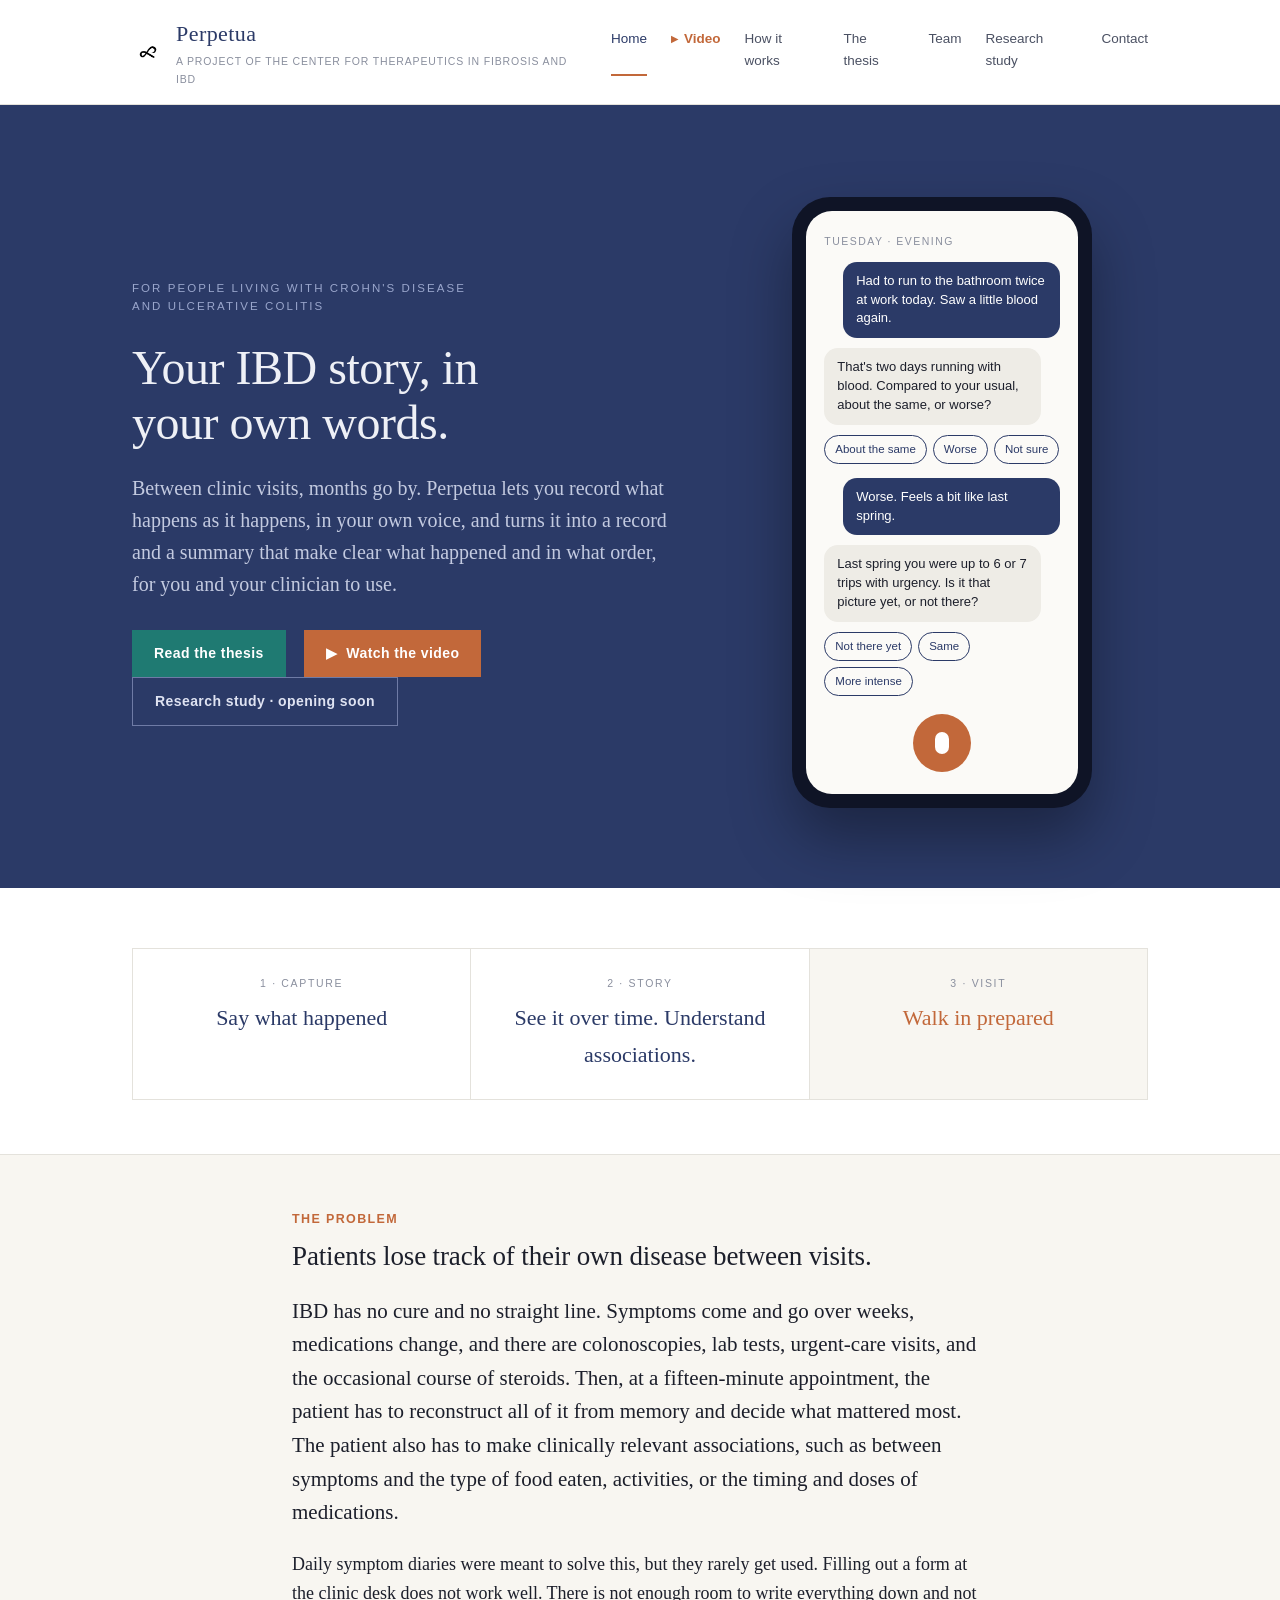
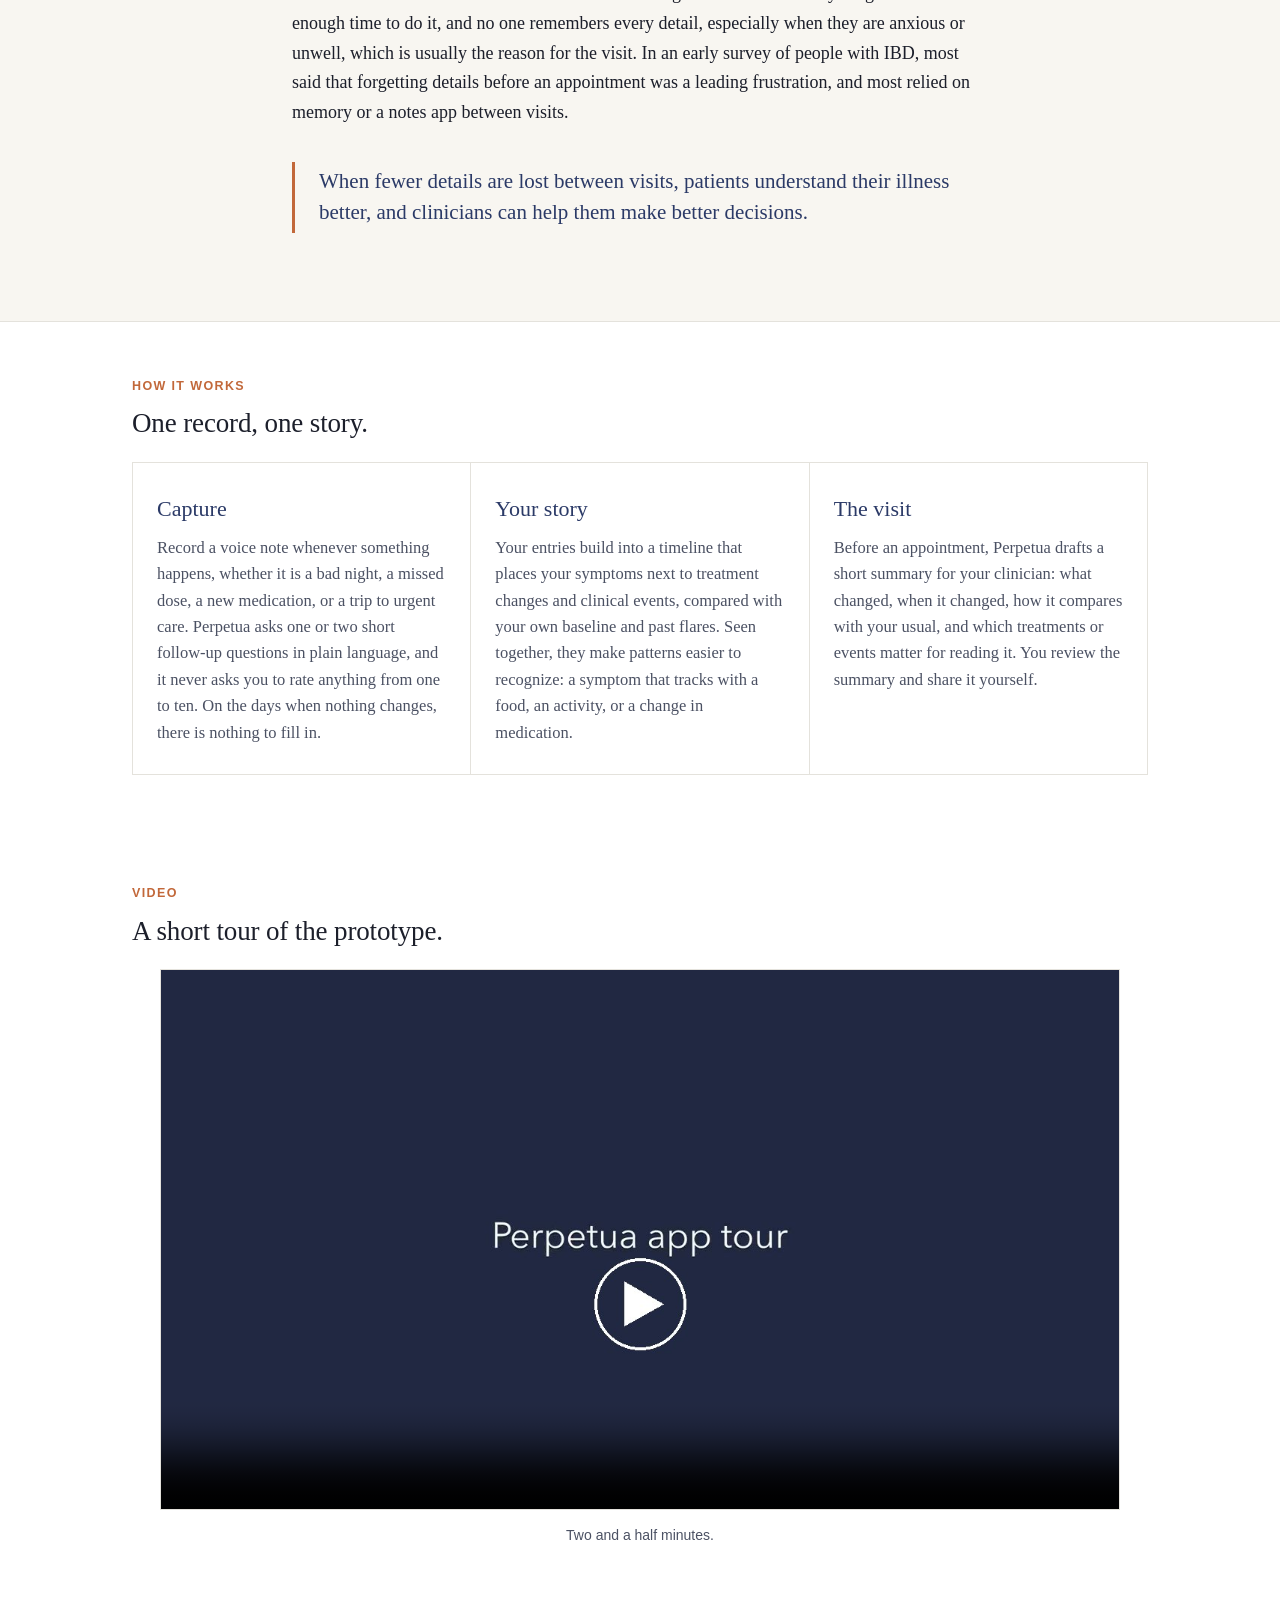
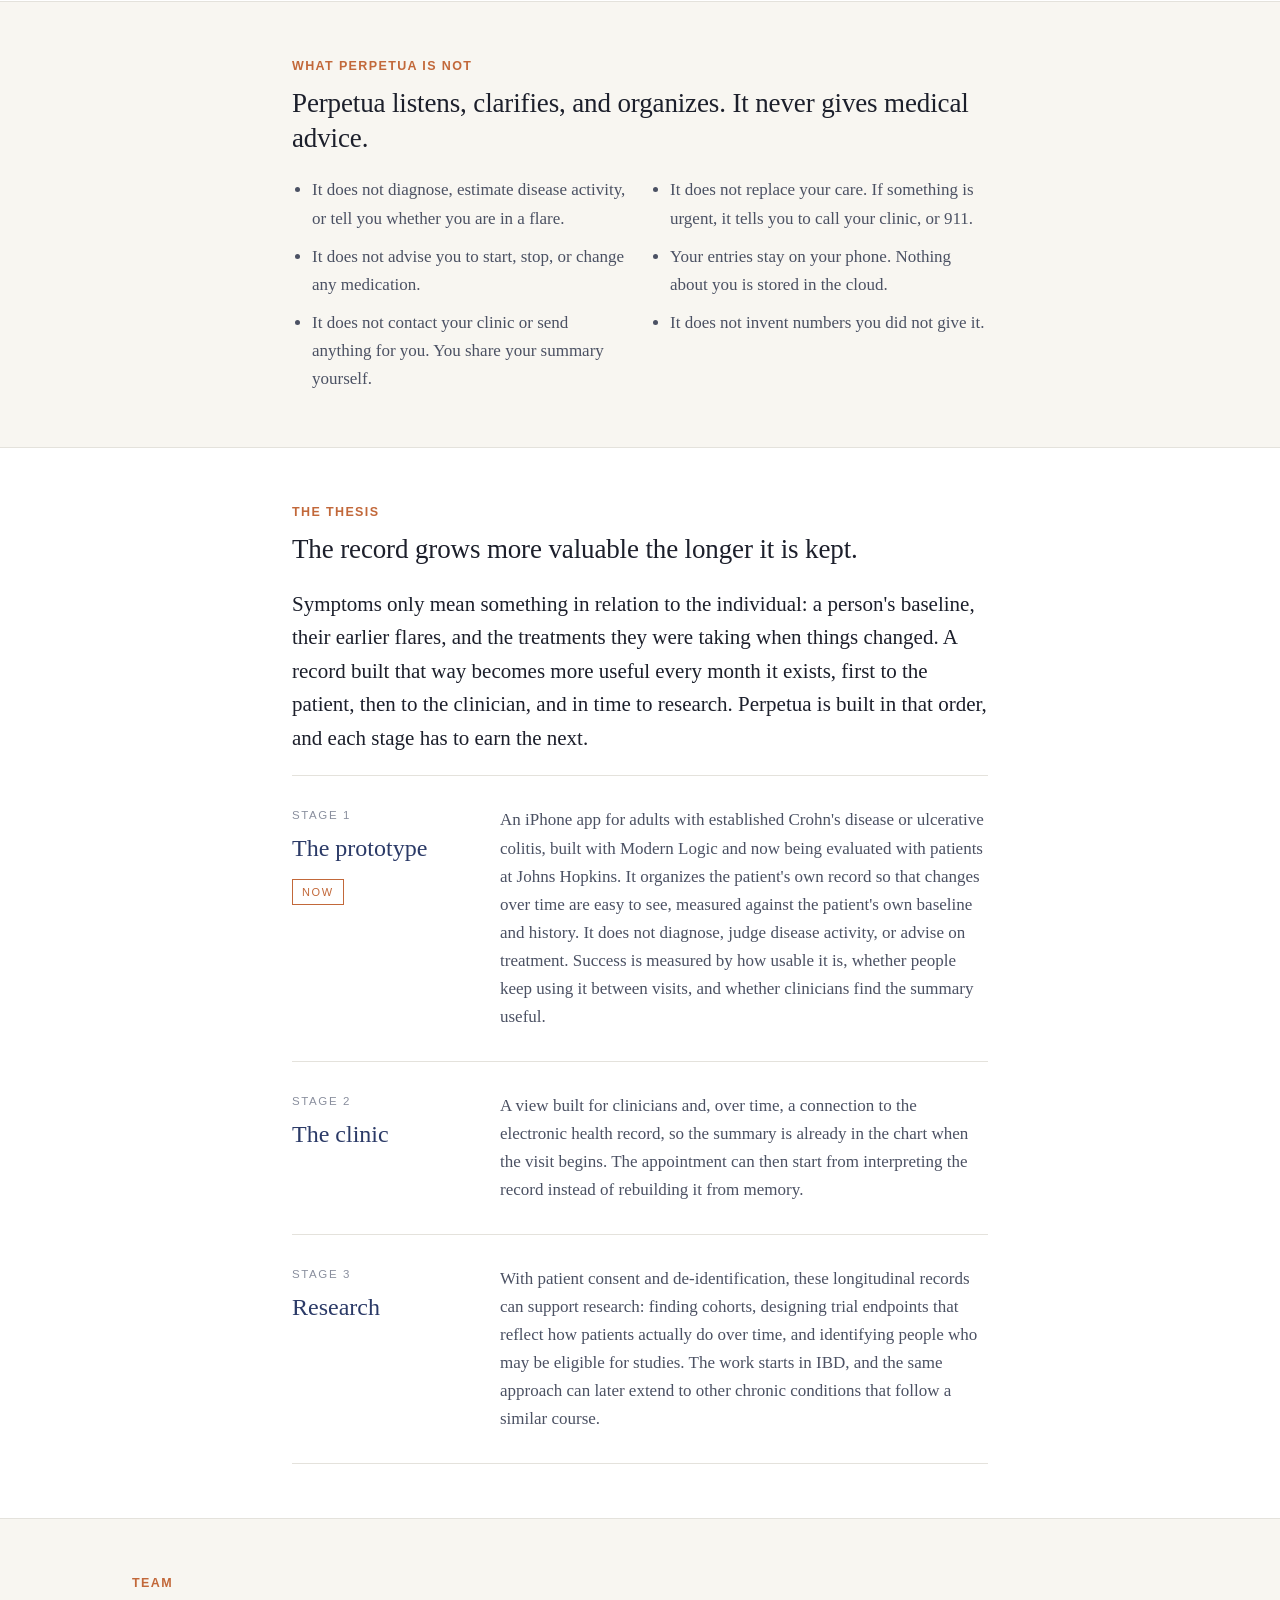
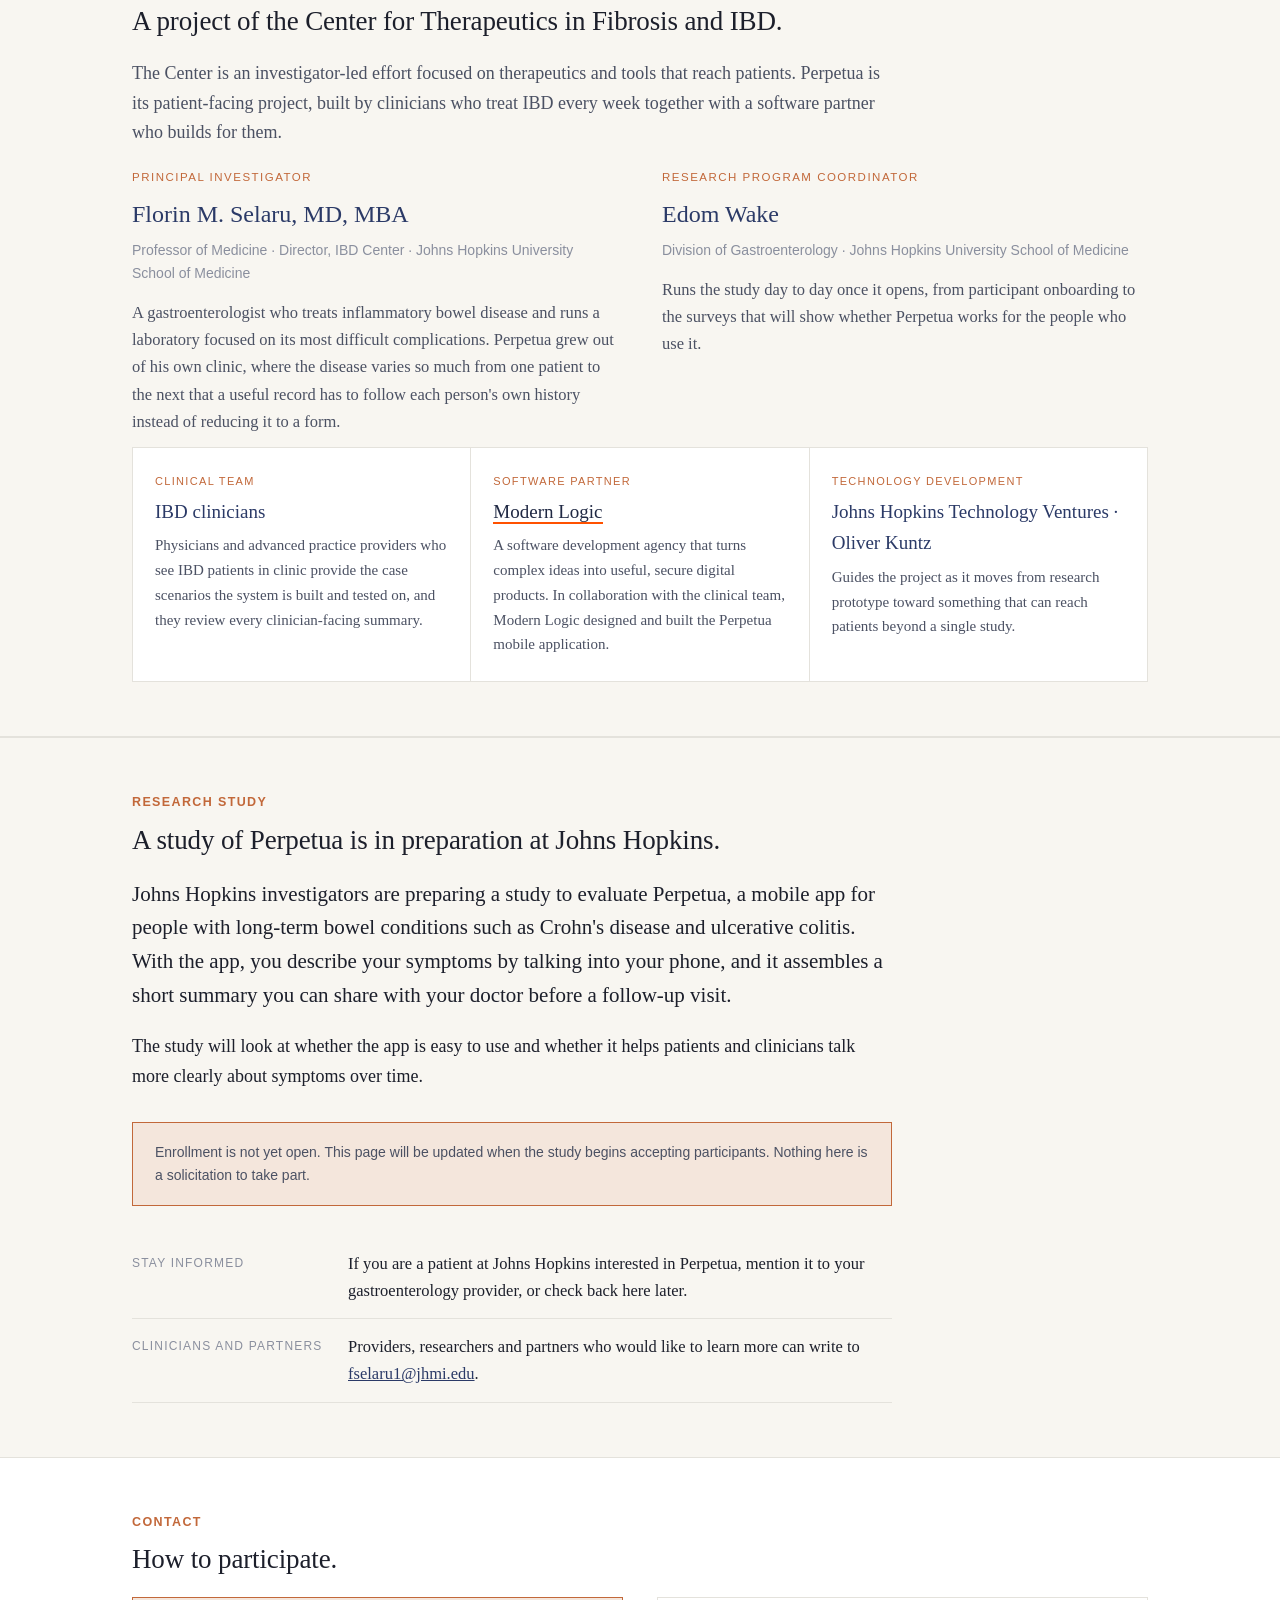
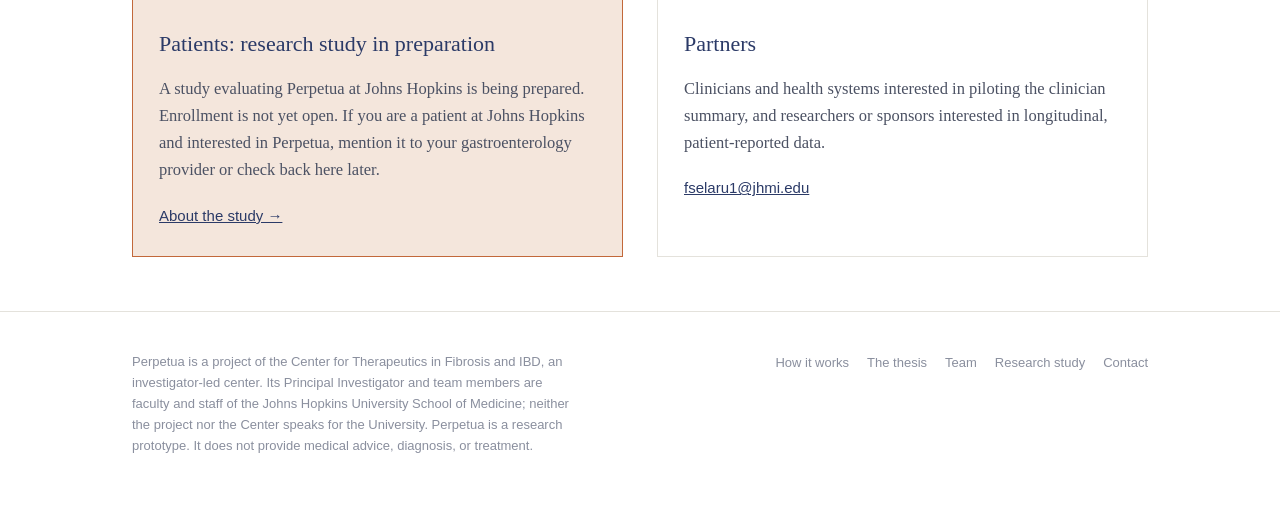
<file: index.html>
<!DOCTYPE html>
<html lang="en">
<head>
<meta charset="utf-8">
<meta name="viewport" content="width=device-width, initial-scale=1">
<title>Perpetua — Your IBD story, in your own words</title>
<meta name="description" content="A voice-first record for people with Crohn's disease and ulcerative colitis. A project of the Center for Therapeutics in Fibrosis and IBD.">
<link rel="stylesheet" href="styles.css">
</head>
<body>
<header class="site">
  <div class="bar">
    <a class="brand" href="index.html">
      <img class="mark" src="assets/perpetua-logo-outline.png" alt="Perpetua">
      <span class="brandtext">
        <span class="name">Perpetua</span>
        <span class="sub">A project of the Center for Therapeutics in Fibrosis and IBD</span>
      </span>
    </a>
    <nav class="site">
      <a href="index.html" class="on">Home</a>
      <a href="index.html#tour" class="vid">Video</a>
      <a href="index.html#how" >How it works</a>
      <a href="index.html#thesis" >The thesis</a>
      <a href="index.html#team" >Team</a>
      <a href="index.html#study" >Research study</a>
      <a href="index.html#contact" >Contact</a>
    </nav>
  </div>
</header>

<div class="hero">
  <div class="wrap hero-grid">
    <div class="hero-copy">
      <p class="kicker">For people living with Crohn's disease and ulcerative colitis</p>
      <h1>Your IBD story, in your own words.</h1>
      <p>Between clinic visits, months go by. Perpetua lets you record what happens as it happens, in your own voice, and turns it into a record and a summary that make clear what happened and in what order, for you and your clinician to use.</p>
      <a class="cta thesis" href="#thesis">Read the thesis</a>
      <a class="cta" href="#tour">&#9654;&nbsp; Watch the video</a>
      <a class="cta ghost" href="#study">Research study &middot; opening soon</a>
    </div>
    <div class="hero-art" aria-hidden="true">
      <div class="phone"><div class="screen">
        <p class="day">Tuesday &middot; evening</p>
        <div class="bub me">Had to run to the bathroom twice at work today. Saw a little blood again.</div>
        <div class="bub ai">That's two days running with blood. Compared to your usual, about the same, or worse?</div>
        <div class="chips"><span>About the same</span><span>Worse</span><span>Not sure</span></div>
        <div class="bub me">Worse. Feels a bit like last spring.</div>
        <div class="bub ai">Last spring you were up to 6 or 7 trips with urgency. Is it that picture yet, or not there?</div>
        <div class="chips"><span>Not there yet</span><span>Same</span><span>More intense</span></div>
        <div class="mic"><div></div></div>
      </div></div>
    </div>
  </div>
</div>

<section>
  <div class="wrap">
    <div class="arc">
      <div><p class="step">1 &middot; Capture</p><p class="word">Say what happened</p></div>
      <div><p class="step">2 &middot; Story</p><p class="word">See it over time. Understand associations.</p></div>
      <div><p class="step">3 &middot; Visit</p><p class="word">Walk in prepared</p></div>
    </div>
  </div>
</section>

<section class="warm" id="problem">
  <div class="wrap narrow">
    <h3>The problem</h3>
    <h2>Patients lose track of their own disease between visits.</h2>
    <p class="lead">IBD has no cure and no straight line. Symptoms come and go over weeks, medications change, and there are colonoscopies, lab tests, urgent-care visits, and the occasional course of steroids. Then, at a fifteen-minute appointment, the patient has to reconstruct all of it from memory and decide what mattered most. The patient also has to make clinically relevant associations, such as between symptoms and the type of food eaten, activities, or the timing and doses of medications.</p>
    <p>Daily symptom diaries were meant to solve this, but they rarely get used. Filling out a form at the clinic desk does not work well. There is not enough room to write everything down and not enough time to do it, and no one remembers every detail, especially when they are anxious or unwell, which is usually the reason for the visit. In an early survey of people with IBD, most said that forgetting details before an appointment was a leading frustration, and most relied on memory or a notes app between visits.</p>
    <div class="pull">When fewer details are lost between visits, patients understand their illness better, and clinicians can help them make better decisions.</div>
  </div>
</section>

<section id="how">
  <div class="wrap">
    <h3>How it works</h3>
    <h2>One record, one story.</h2>
    <div class="ing">
      <div><h4>Capture</h4><p>Record a voice note whenever something happens, whether it is a bad night, a missed dose, a new medication, or a trip to urgent care. Perpetua asks one or two short follow-up questions in plain language, and it never asks you to rate anything from one to ten. On the days when nothing changes, there is nothing to fill in.</p></div>
      <div><h4>Your story</h4><p>Your entries build into a timeline that places your symptoms next to treatment changes and clinical events, compared with your own baseline and past flares. Seen together, they make patterns easier to recognize: a symptom that tracks with a food, an activity, or a change in medication.</p></div>
      <div><h4>The visit</h4><p>Before an appointment, Perpetua drafts a short summary for your clinician: what changed, when it changed, how it compares with your usual, and which treatments or events matter for reading it. You review the summary and share it yourself.</p></div>
    </div>
  </div>
</section>

<section class="tour" id="tour">
  <div class="wrap">
    <h3>Video</h3>
    <h2>A short tour of the prototype.</h2>
    <video controls preload="metadata" playsinline poster="assets/perpetua-tour-poster.jpg">
      <source src="assets/perpetua-app-tour.mp4" type="video/mp4">
    </video>
    <p class="muted cap">Two and a half minutes.</p>
  </div>
</section>

<section class="warm">
  <div class="wrap narrow">
    <h3>What Perpetua is not</h3>
    <h2>Perpetua listens, clarifies, and organizes. It never gives medical advice.</h2>
    <ul class="nots">
      <li>It does not diagnose, estimate disease activity, or tell you whether you are in a flare.</li>
      <li>It does not advise you to start, stop, or change any medication.</li>
      <li>It does not contact your clinic or send anything for you. You share your summary yourself.</li>
      <li>It does not replace your care. If something is urgent, it tells you to call your clinic, or 911.</li>
      <li>Your entries stay on your phone. Nothing about you is stored in the cloud.</li>
      <li>It does not invent numbers you did not give it.</li>
    </ul>
  </div>
</section>

<section id="thesis">
  <div class="wrap narrow">
    <h3>The thesis</h3>
    <h2>The record grows more valuable the longer it is kept.</h2>
    <p class="lead">Symptoms only mean something in relation to the individual: a person's baseline, their earlier flares, and the treatments they were taking when things changed. A record built that way becomes more useful every month it exists, first to the patient, then to the clinician, and in time to research. Perpetua is built in that order, and each stage has to earn the next.</p>
    <div class="stages">
      <div class="stage">
        <div class="n">Stage 1<b>The prototype</b><span class="now">now</span></div>
        <p>An iPhone app for adults with established Crohn's disease or ulcerative colitis, built with Modern Logic and now being evaluated with patients at Johns Hopkins. It organizes the patient's own record so that changes over time are easy to see, measured against the patient's own baseline and history. It does not diagnose, judge disease activity, or advise on treatment. Success is measured by how usable it is, whether people keep using it between visits, and whether clinicians find the summary useful.</p>
      </div>
      <div class="stage">
        <div class="n">Stage 2<b>The clinic</b></div>
        <p>A view built for clinicians and, over time, a connection to the electronic health record, so the summary is already in the chart when the visit begins. The appointment can then start from interpreting the record instead of rebuilding it from memory.</p>
      </div>
      <div class="stage">
        <div class="n">Stage 3<b>Research</b></div>
        <p>With patient consent and de-identification, these longitudinal records can support research: finding cohorts, designing trial endpoints that reflect how patients actually do over time, and identifying people who may be eligible for studies. The work starts in IBD, and the same approach can later extend to other chronic conditions that follow a similar course.</p>
      </div>
    </div>
  </div>
</section>

<section class="warm" id="team">
  <div class="wrap">
    <h3>Team</h3>
    <h2>A project of the Center for Therapeutics in Fibrosis and IBD.</h2>
    <p class="muted narrow">The Center is an investigator-led effort focused on therapeutics and tools that reach patients. Perpetua is its patient-facing project, built by clinicians who treat IBD every week together with a software partner who builds for them.</p>
    <div class="people">
      <div class="person">
        <p class="role">Principal Investigator</p>
        <h4>Florin M. Selaru, MD, MBA</h4>
        <p class="affil">Professor of Medicine &middot; Director, IBD Center &middot; Johns Hopkins University School of Medicine</p>
        <p>A gastroenterologist who treats inflammatory bowel disease and runs a laboratory focused on its most difficult complications. Perpetua grew out of his own clinic, where the disease varies so much from one patient to the next that a useful record has to follow each person's own history instead of reducing it to a form.</p>
      </div>
      <div class="person">
        <p class="role">Research Program Coordinator</p>
        <h4>Edom Wake</h4>
        <p class="affil">Division of Gastroenterology &middot; Johns Hopkins University School of Medicine</p>
        <p>Runs the study day to day once it opens, from participant onboarding to the surveys that will show whether Perpetua works for the people who use it.</p>
      </div>
    </div>
    <div class="team">
      <div><p class="role">Clinical team</p><h5>IBD clinicians</h5><p>Physicians and advanced practice providers who see IBD patients in clinic provide the case scenarios the system is built and tested on, and they review every clinician-facing summary.</p></div>
      <div><p class="role">Software partner</p><h5><a class="ml-link" href="https://modernlogic.io" target="_blank" rel="noopener">Modern Logic</a></h5><p>A software development agency that turns complex ideas into useful, secure digital products. In collaboration with the clinical team, Modern Logic designed and built the Perpetua mobile application.</p></div>
      <div><p class="role">Technology development</p><h5>Johns Hopkins Technology Ventures &middot; Oliver Kuntz</h5><p>Guides the project as it moves from research prototype toward something that can reach patients beyond a single study.</p></div>
    </div>
  </div>
</section>

<section id="study" class="warm">
  <div class="wrap">
    <h3>Research study</h3>
    <h2>A study of Perpetua is in preparation at Johns Hopkins.</h2>
    <div class="narrow">
      <p class="lead">Johns Hopkins investigators are preparing a study to evaluate Perpetua, a mobile app for people with long-term bowel conditions such as Crohn's disease and ulcerative colitis. With the app, you describe your symptoms by talking into your phone, and it assembles a short summary you can share with your doctor before a follow-up visit.</p>
      <p>The study will look at whether the app is easy to use and whether it helps patients and clinicians talk more clearly about symptoms over time.</p>
      <div class="notice">Enrollment is not yet open. This page will be updated when the study begins accepting participants. Nothing here is a solicitation to take part.</div>
      <div class="fact" style="margin-top:30px"><div class="k">Stay informed</div><div>If you are a patient at Johns Hopkins interested in Perpetua, mention it to your gastroenterology provider, or check back here later.</div></div>
      <div class="fact"><div class="k">Clinicians and partners</div><div>Providers, researchers and partners who would like to learn more can write to <a href="mailto:fselaru1@jhmi.edu">fselaru1@jhmi.edu</a>.</div></div>
    </div>
  </div>
</section>

<section id="contact">
  <div class="wrap">
    <h3>Contact</h3>
    <h2>How to participate.</h2>
    <div class="ways">
      <div class="box hot">
        <h4>Patients: research study in preparation</h4>
        <p>A study evaluating Perpetua at Johns Hopkins is being prepared. Enrollment is not yet open. If you are a patient at Johns Hopkins and interested in Perpetua, mention it to your gastroenterology provider or check back here later.</p>
        <p class="mail"><a href="#study">About the study &rarr;</a></p>
      </div>
      <div class="box">
        <h4>Partners</h4>
        <p>Clinicians and health systems interested in piloting the clinician summary, and researchers or sponsors interested in longitudinal, patient-reported data.</p>
        <p class="mail"><a href="mailto:fselaru1@jhmi.edu">fselaru1@jhmi.edu</a></p>
      </div>
    </div>
  </div>
</section>

<footer>
  <div class="wrap f">
    <p>Perpetua is a project of the Center for Therapeutics in Fibrosis and IBD, an investigator-led center. Its Principal Investigator and team members are faculty and staff of the Johns Hopkins University School of Medicine; neither the project nor the Center speaks for the University. Perpetua is a research prototype. It does not provide medical advice, diagnosis, or treatment.</p>
    <nav><a href="index.html#how">How it works</a><a href="index.html#thesis">The thesis</a><a href="index.html#team">Team</a><a href="index.html#study">Research study</a><a href="index.html#contact">Contact</a></nav>
  </div>
</footer>

</body>
</html>
</file>
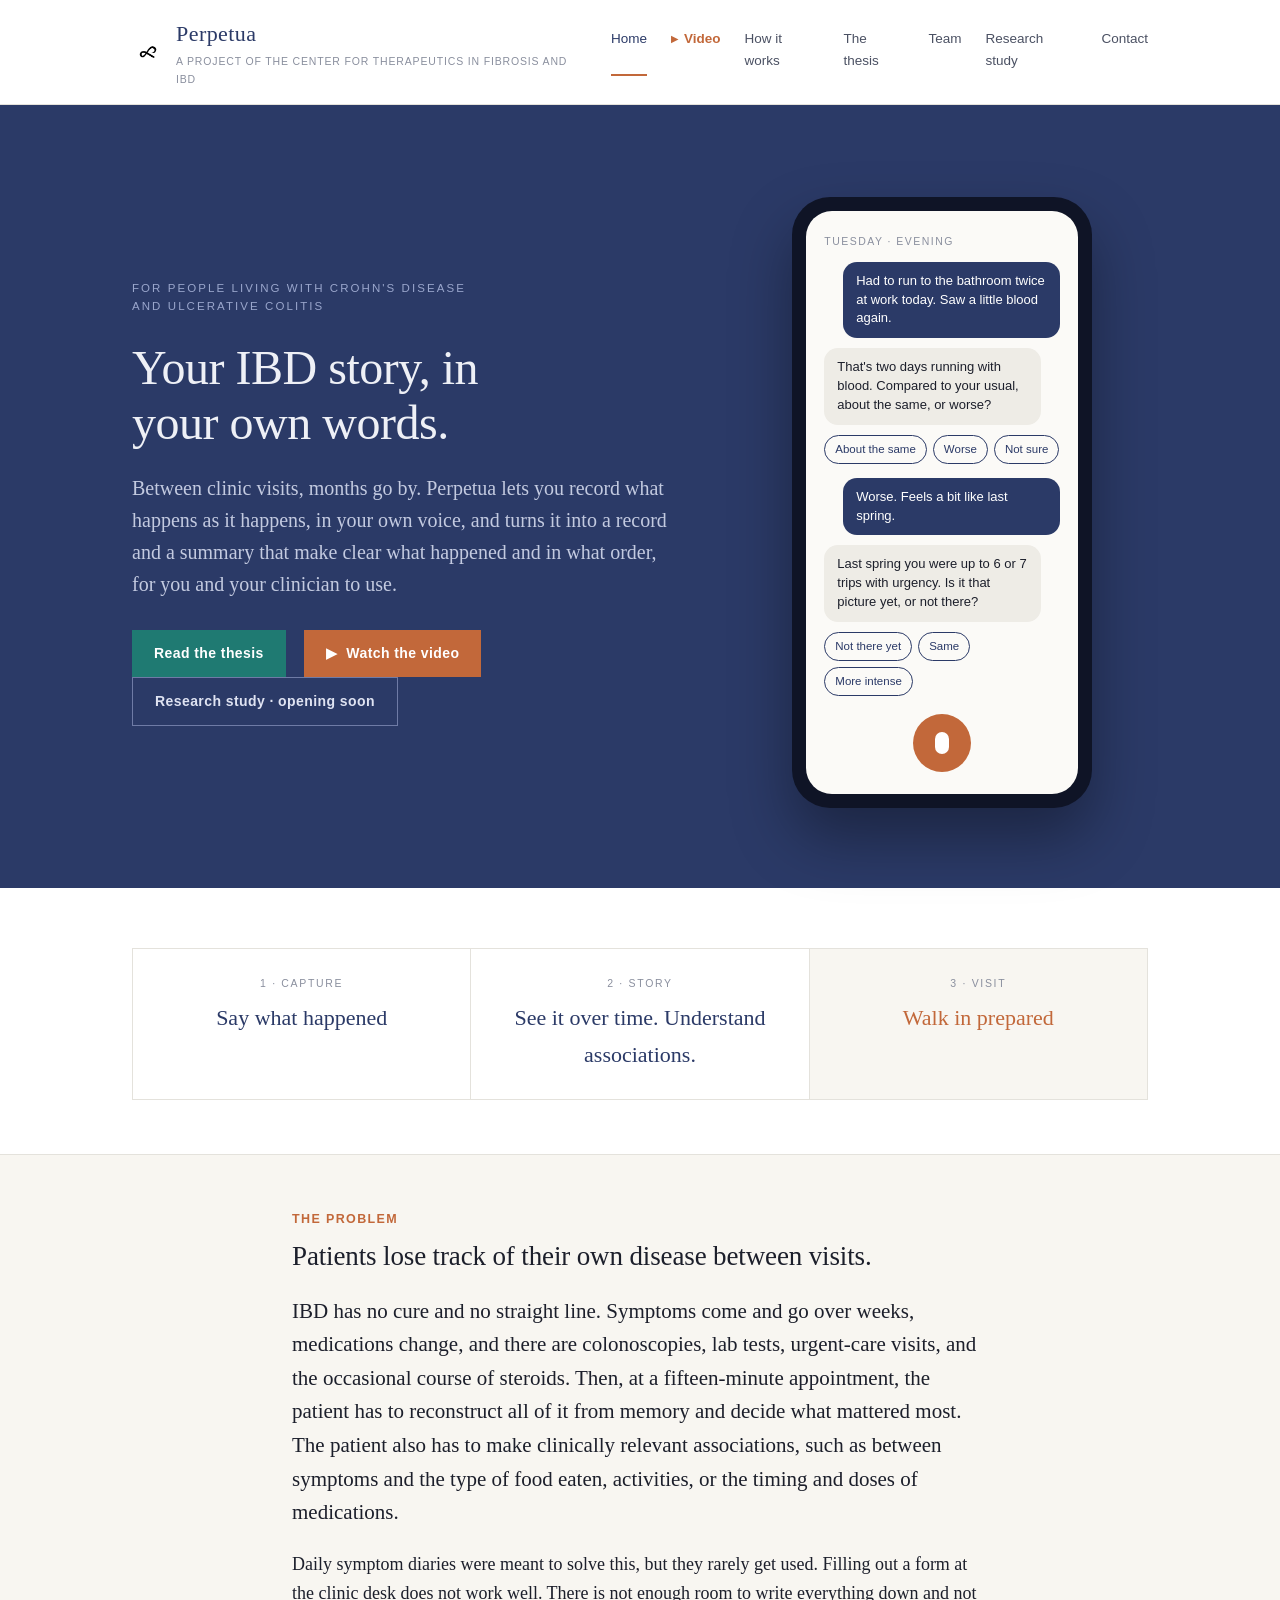
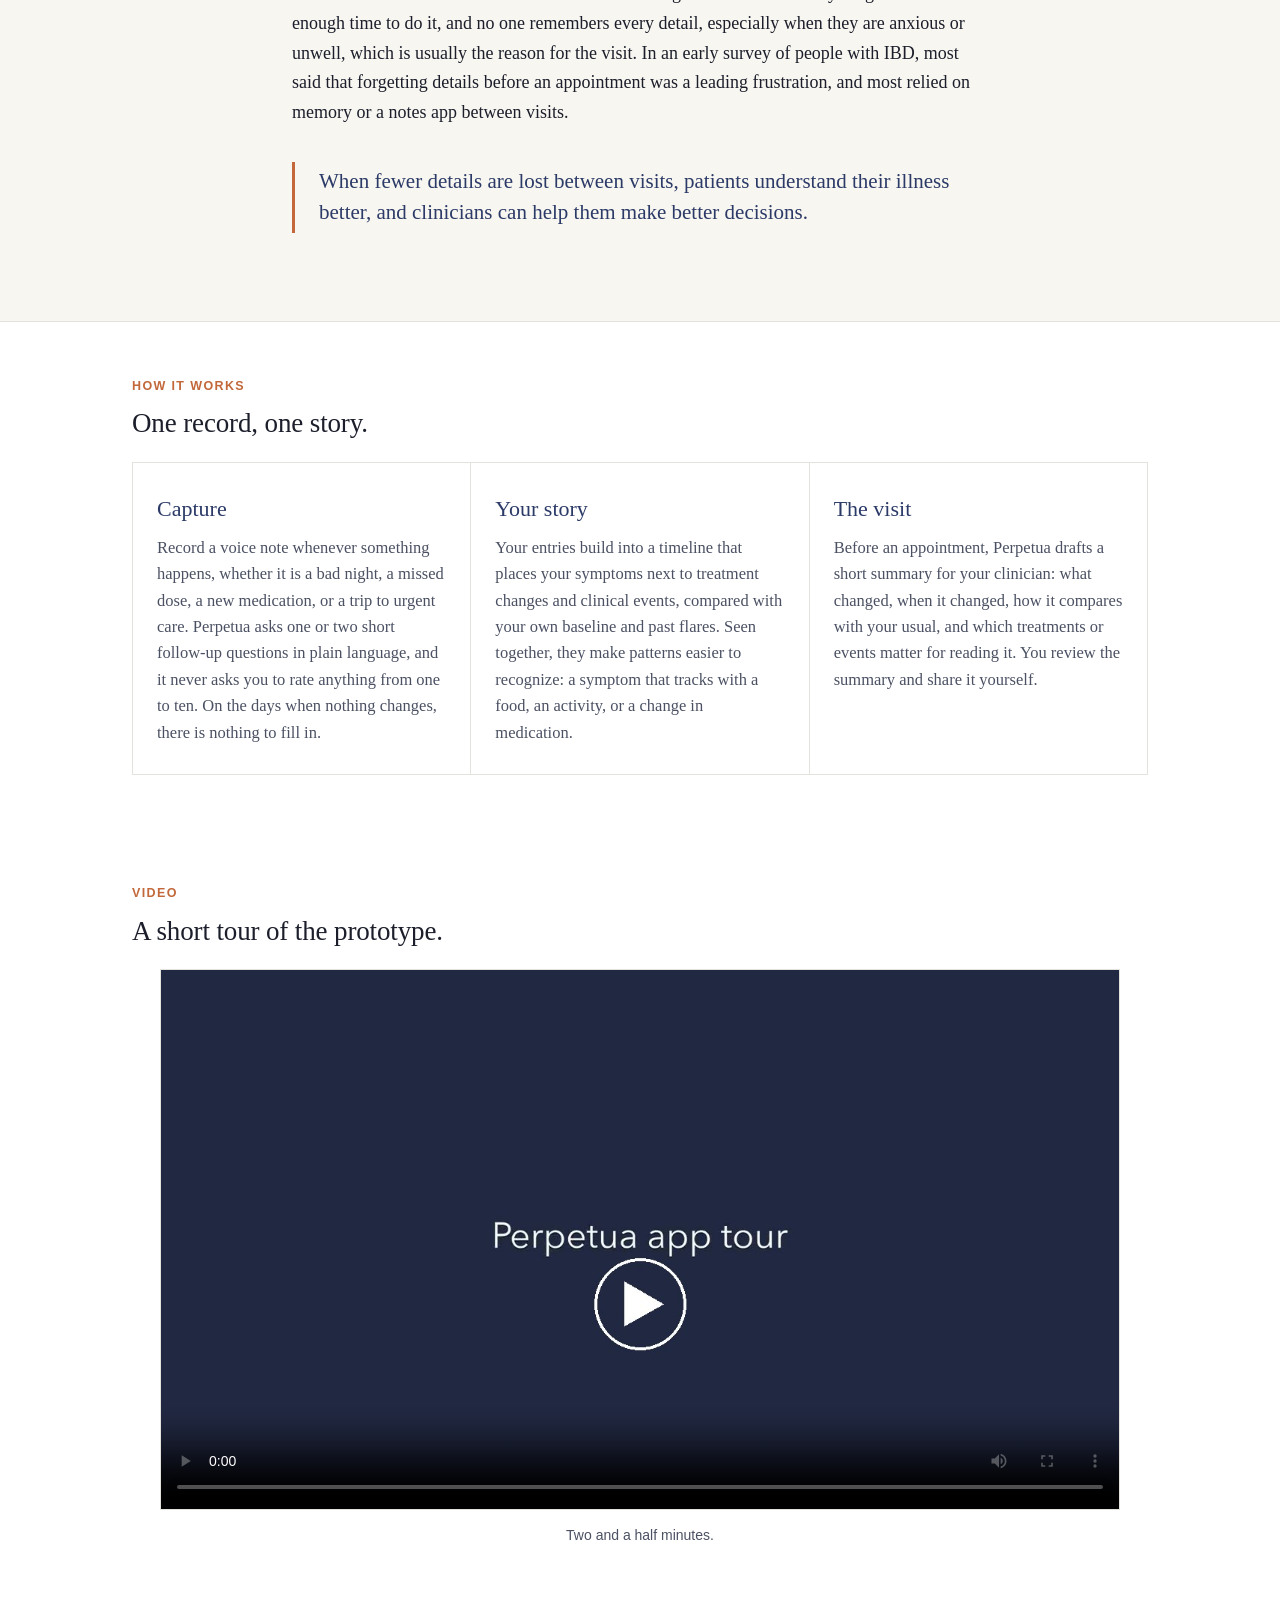
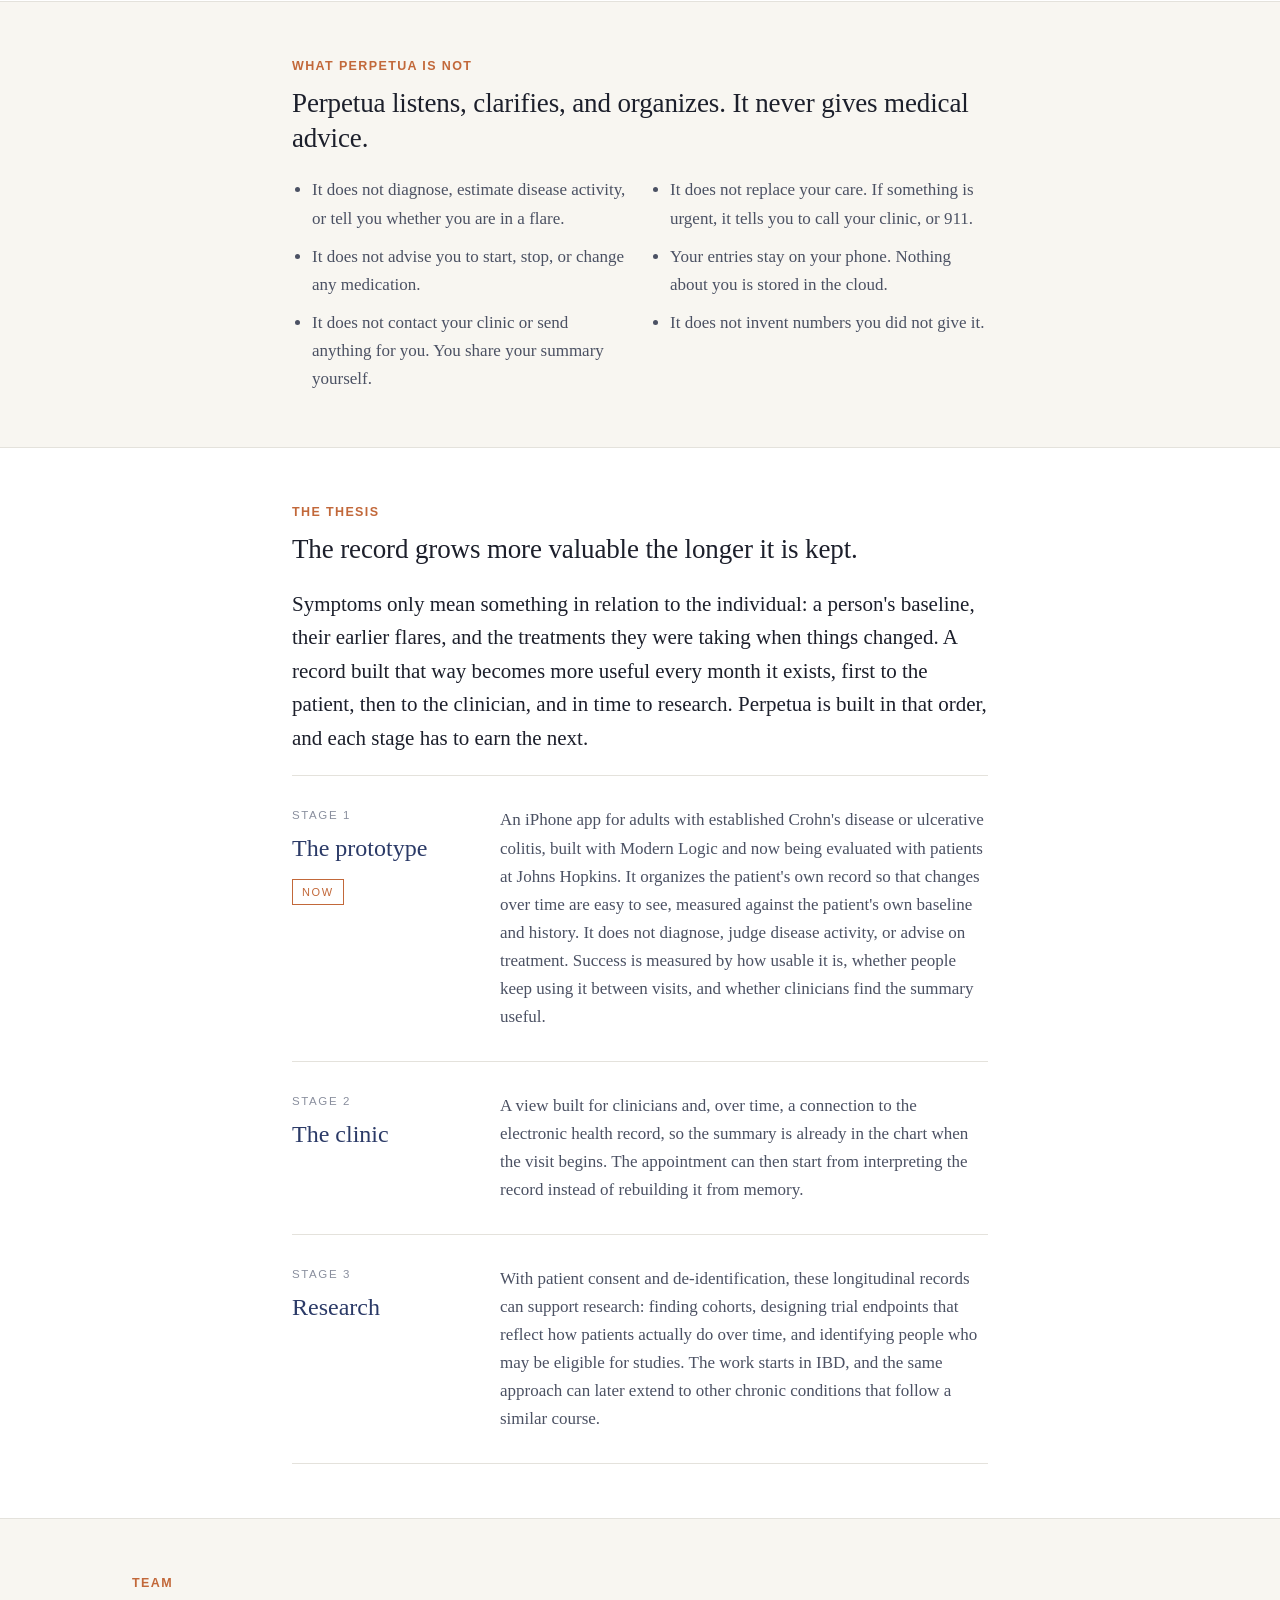
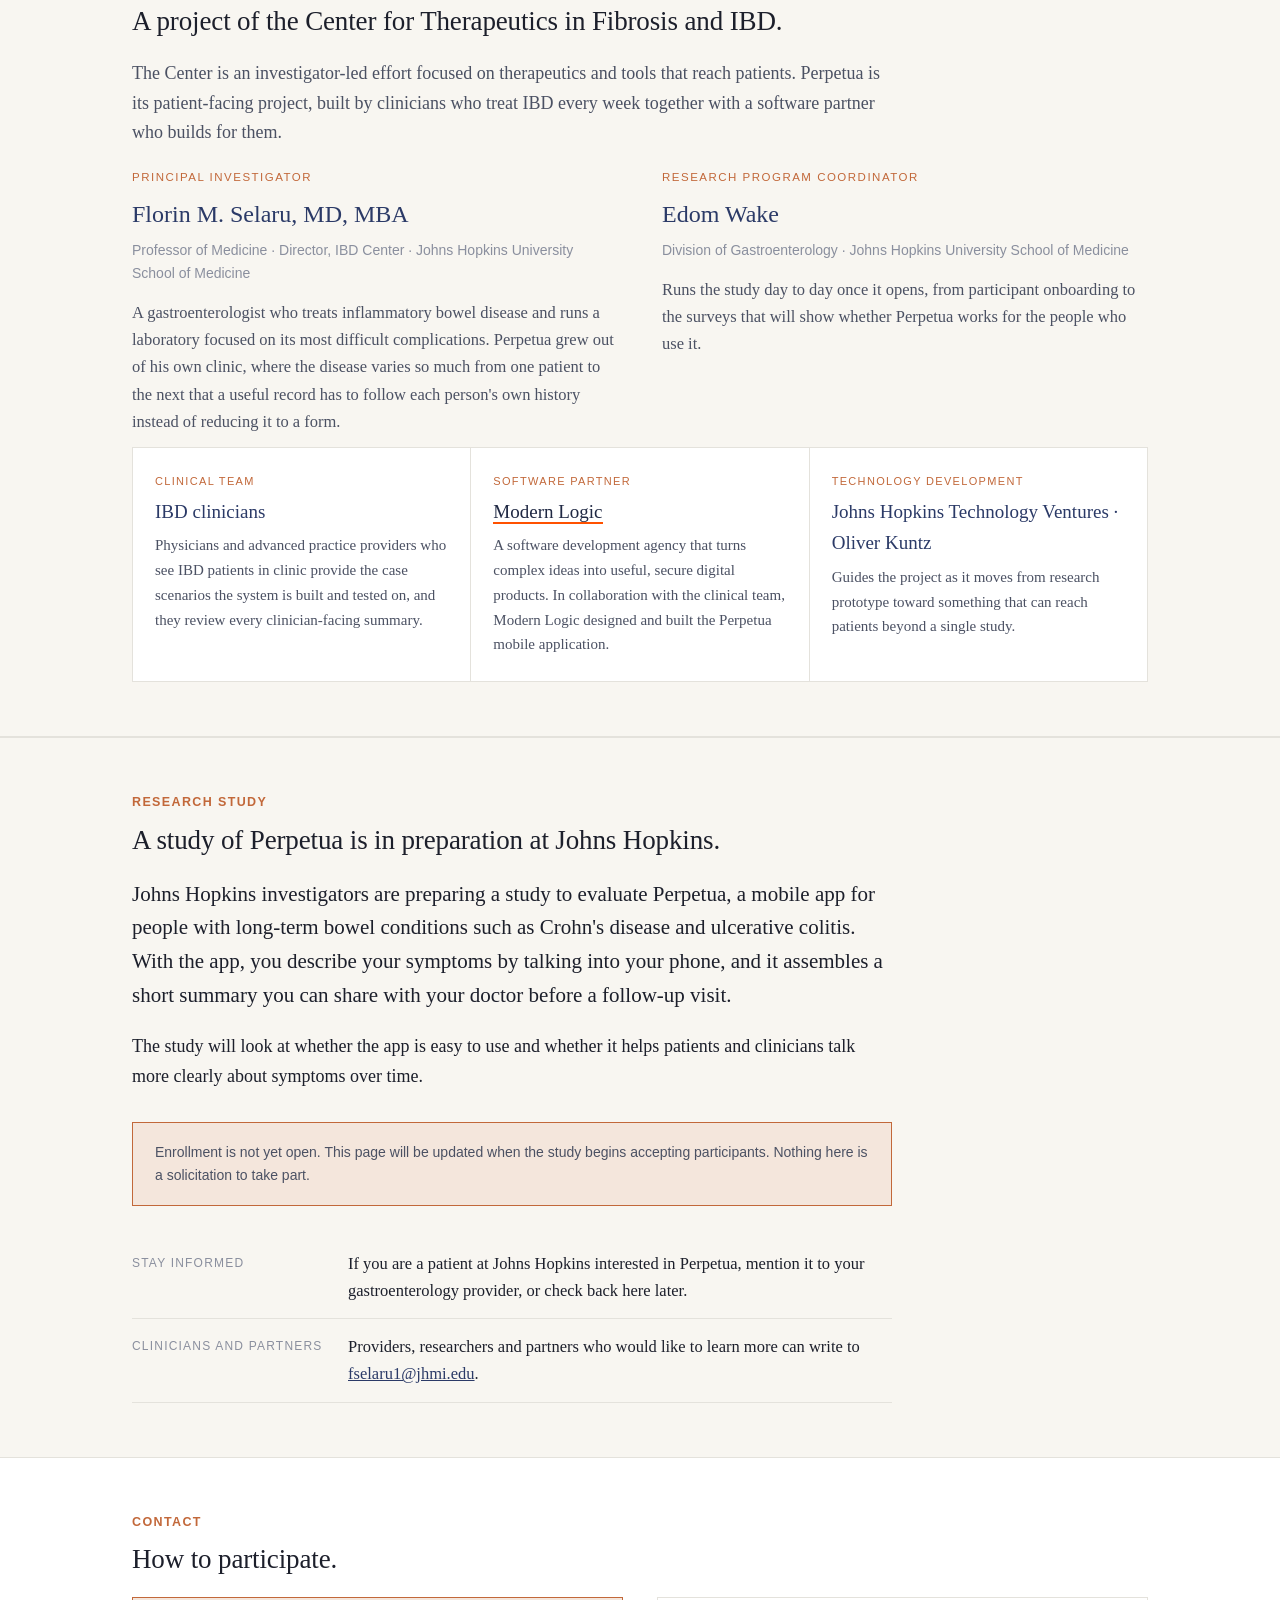
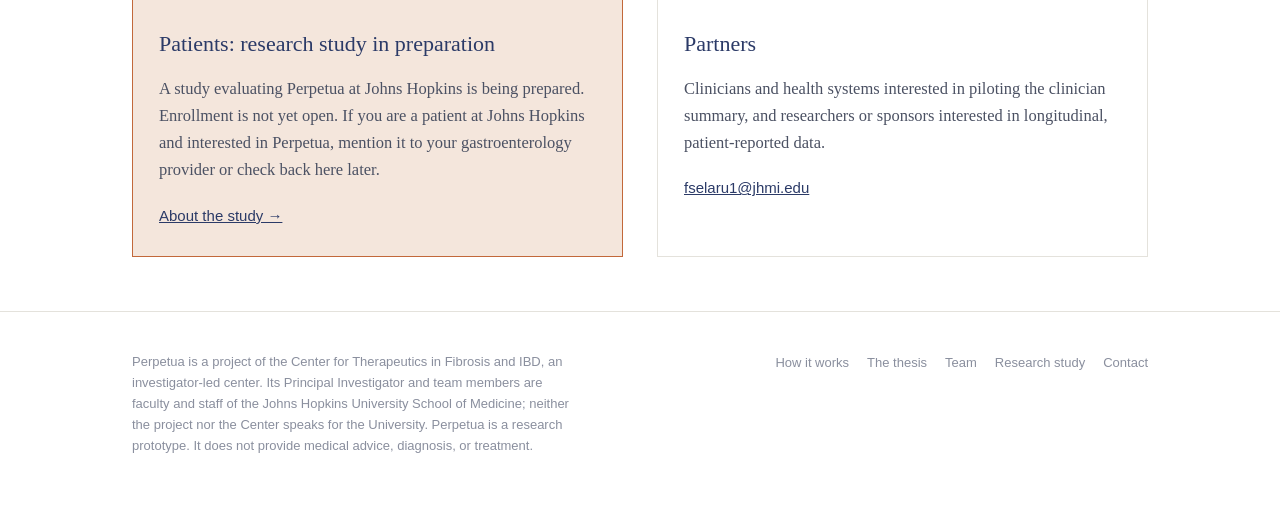
<file: study.html>
<!DOCTYPE html>
<html lang="en">
<head>
<meta charset="utf-8">
<meta http-equiv="refresh" content="0; url=index.html#study">
<link rel="canonical" href="index.html#study">
<title>Perpetua — Research study</title>
<script>location.replace("index.html#study");</script>
</head>
<body>
<p>The research study page has moved. <a href="index.html#study">Continue to the study section.</a></p>
</body>
</html>
</file>
<file: styles.css>
/* Perpetua — a patient-owned narrative platform for IBD
   A project of the Center for Therapeutics in Fibrosis and IBD.

   BRANDING RULE (inherited from CTFI): no Johns Hopkins shield, wordmark,
   logotype, or heritage blue (#002D72). Affiliation is stated as a fact about
   people, never as institutional endorsement. */

:root {
  --ink:        #1c1f2b;
  --ink-soft:   #4b5163;
  --ink-faint:  #8a8f9e;
  --rule:       #e4e2dc;
  --paper:      #ffffff;
  --paper-warm: #f8f6f1;
  --deep:       #2b3a67;
  --accent:     #c2683a;
  --accent-soft:#f4e6dc;
  --serif:      "Iowan Old Style", "Palatino Linotype", Palatino, Georgia, "Times New Roman", serif;
  --sans:       -apple-system, BlinkMacSystemFont, "Segoe UI", Helvetica, Arial, sans-serif;
  --wrap:       1080px;
}

* { box-sizing: border-box; }
html { scroll-behavior: smooth; scroll-padding-top: 70px; }
section[id], [id="tour"] { scroll-margin-top: 70px; }
body { margin: 0; background: var(--paper); color: var(--ink); font-family: var(--serif);
       font-size: 18px; line-height: 1.65; -webkit-font-smoothing: antialiased; }
.wrap   { max-width: var(--wrap); margin: 0 auto; padding: 0 32px; }
.narrow { max-width: 760px; }
a { color: var(--deep); }

/* header */
header.site { border-bottom: 1px solid var(--rule); background: var(--paper); position: sticky; top: 0; z-index: 10; }
.bar { display: flex; align-items: center; justify-content: space-between; gap: 24px; padding: 16px 32px; max-width: var(--wrap); margin: 0 auto; }
.brand { display: flex; align-items: center; gap: 12px; text-decoration: none; }
.brand .mark { width: 32px; height: 32px; flex: 0 0 32px; object-fit: contain; }
.brand .name { font-family: var(--serif); font-size: 22px; letter-spacing: 0.02em; color: var(--deep); }
.brand .sub  { display: block; font-family: var(--sans); font-size: 10.5px; letter-spacing: 0.08em; text-transform: uppercase; color: var(--ink-faint); margin-top: 1px; }
nav.site { display: flex; gap: 24px; }
nav.site a { font-family: var(--sans); font-size: 13.5px; color: var(--ink-soft); text-decoration: none; padding-bottom: 2px; border-bottom: 2px solid transparent; }
nav.site a:hover { color: var(--deep); }
nav.site a.on { color: var(--deep); border-bottom-color: var(--accent); }
nav.site a.vid { color: var(--accent); font-weight: 600; }
nav.site a.vid::before { content: "\25B6"; font-size: 9px; margin-right: 6px; position: relative; top: -1px; }
.hero .cta.thesis { background: #1f7a72; }
.hero .cta.thesis:hover { background: #176159; }

/* hero */
.hero { background: var(--deep); color: #eef0f6; padding: 92px 0 80px; }
.hero-grid { display: grid; grid-template-columns: 1.15fr 0.85fr; gap: 48px; align-items: center; }
.hero .kicker { font-family: var(--sans); font-size: 11.5px; letter-spacing: 0.18em; text-transform: uppercase; color: #9aa6cc; margin: 0 0 24px; }
.hero h1 { font-size: 48px; line-height: 1.15; margin: 0 0 22px; font-weight: 400; letter-spacing: -0.01em; max-width: 18ch; }
.hero p  { font-size: 20px; line-height: 1.6; color: #c3cae0; max-width: 54ch; margin: 0 0 30px; }
.hero .cta { display: inline-block; font-family: var(--sans); font-size: 14px; font-weight: 600; letter-spacing: 0.03em;
             color: #fff; background: var(--accent); padding: 12px 22px; text-decoration: none; margin-right: 14px; }
.hero .cta.ghost { background: transparent; border: 1px solid #6f7ba6; color: #dfe3f2; }

/* phone */
.phone { width: 300px; margin: 0 auto; background: #0f1426; border-radius: 38px; padding: 14px; box-shadow: 0 30px 60px rgba(0,0,0,.35); }
.screen { background: #fbfaf7; border-radius: 26px; padding: 22px 18px; color: var(--ink); font-family: var(--sans); font-size: 13px; min-height: 480px; }
.screen .day { font-size: 10.5px; letter-spacing: .14em; text-transform: uppercase; color: var(--ink-faint); margin: 0 0 12px; }
.bub { border-radius: 14px; padding: 10px 13px; margin: 0 0 10px; line-height: 1.45; max-width: 92%; }
.bub.me { background: var(--deep); color: #fff; margin-left: auto; }
.bub.ai { background: #eeece6; }
.chips { display: flex; gap: 6px; flex-wrap: wrap; margin: 4px 0 14px; }
.chips span { font-size: 11.5px; border: 1px solid var(--deep); color: var(--deep); border-radius: 999px; padding: 4px 10px; }
.mic { width: 58px; height: 58px; border-radius: 50%; background: var(--accent); margin: 18px auto 0; display: grid; place-items: center; }
.mic div { width: 14px; height: 22px; background: #fff; border-radius: 7px; }

/* arc */
.arc { display: flex; align-items: stretch; border: 1px solid var(--rule); margin-top: 6px; }
.arc div { flex: 1; padding: 26px 22px; text-align: center; border-right: 1px solid var(--rule); }
.arc div:last-child { border-right: 0; background: var(--paper-warm); }
.arc .step { font-family: var(--sans); font-size: 10.5px; letter-spacing: 0.16em; text-transform: uppercase; color: var(--ink-faint); margin: 0 0 8px; }
.arc .word { font-size: 22px; color: var(--deep); }
.arc div:last-child .word { color: var(--accent); }

/* page head + sections */
.pagehead { padding: 66px 0 10px; }
.pagehead .kicker { font-family: var(--sans); font-size: 11.5px; letter-spacing: 0.18em; text-transform: uppercase; color: var(--accent); margin: 0 0 14px; }
.pagehead h1 { font-size: 40px; line-height: 1.2; font-weight: 400; margin: 0; letter-spacing: -0.01em; max-width: 24ch; }
section { padding: 54px 0; }
section.warm { background: var(--paper-warm); border-top: 1px solid var(--rule); border-bottom: 1px solid var(--rule); }
h2 { font-size: 27px; font-weight: 400; line-height: 1.3; margin: 0 0 20px; letter-spacing: -0.005em; }
h3 { font-family: var(--sans); font-size: 12.5px; font-weight: 700; letter-spacing: 0.11em; text-transform: uppercase; color: var(--accent); margin: 0 0 10px; }
p { margin: 0 0 20px; } p:last-child { margin-bottom: 0; }
.lead  { font-size: 21px; line-height: 1.6; }
.muted { color: var(--ink-soft); }
.pull { border-left: 3px solid var(--accent); padding: 4px 0 4px 24px; margin: 34px 0; font-size: 21px; line-height: 1.5; color: var(--deep); }

.ing { display: grid; grid-template-columns: repeat(3, 1fr); gap: 1px; background: var(--rule); border: 1px solid var(--rule); margin-top: 8px; }
.ing > div { background: var(--paper); padding: 28px 24px; }
.ing h4 { font-family: var(--serif); font-size: 22px; font-weight: 400; margin: 0 0 8px; color: var(--deep); }
.ing p { font-size: 16.5px; line-height: 1.6; color: var(--ink-soft); margin: 0; }

.stages { border-top: 1px solid var(--rule); }
.stage { display: grid; grid-template-columns: 180px 1fr; gap: 28px; padding: 30px 0; border-bottom: 1px solid var(--rule); }
.stage .n { font-family: var(--sans); font-size: 11.5px; letter-spacing: .14em; text-transform: uppercase; color: var(--ink-faint); }
.stage .n b { display: block; font-family: var(--serif); font-size: 24px; font-weight: 400; color: var(--deep); letter-spacing: 0; text-transform: none; margin-top: 4px; }
.stage .n .now { display: inline-block; margin-top: 10px; font-size: 11px; color: var(--accent); border: 1px solid var(--accent); padding: 3px 9px; }
.stage p { font-size: 17px; color: var(--ink-soft); }

.nots { columns: 2; column-gap: 40px; font-size: 17px; color: var(--ink-soft); margin: 0; padding-left: 20px; }
.nots li { break-inside: avoid; margin-bottom: 10px; }

/* people */
.people { display: grid; grid-template-columns: 1fr 1fr; gap: 44px; margin-top: 12px; }
.person .role  { font-family: var(--sans); font-size: 11.5px; letter-spacing: 0.13em; text-transform: uppercase; color: var(--accent); margin: 0 0 8px; }
.person h4     { font-size: 24px; font-weight: 400; margin: 0 0 4px; color: var(--deep); }
.person .affil { font-family: var(--sans); font-size: 14px; color: var(--ink-faint); margin: 0 0 14px; }
.person p      { font-size: 16.5px; color: var(--ink-soft); }
.team { display: grid; grid-template-columns: repeat(3, 1fr); gap: 1px; background: var(--rule); border: 1px solid var(--rule); margin-top: 12px; }
.team > div { background: var(--paper); padding: 24px 22px; }
.team .role { font-family: var(--sans); font-size: 11px; letter-spacing: 0.12em; text-transform: uppercase; color: var(--accent); margin: 0 0 6px; }
.team h5 { font-family: var(--serif); font-size: 19px; font-weight: 400; margin: 0 0 6px; color: var(--deep); }
.team p { font-size: 15px; color: var(--ink-soft); margin: 0; }

/* Modern Logic credit — their own brand colors (modernlogic.io style guide), scoped to this link only */
.ml-link { color: #202944; text-decoration: none; border-bottom: 2px solid #FF5100; }
.ml-link:hover { color: #FF5100; border-bottom-color: #EF4C00; }

/* contact */
.ways { display: grid; grid-template-columns: 1fr 1fr; gap: 34px; margin-top: 10px; }
.ways .box { border: 1px solid var(--rule); padding: 28px 26px; }
.ways .box.hot { border-color: var(--accent); background: var(--accent-soft); }
.ways h4 { font-family: var(--serif); font-size: 22px; font-weight: 400; margin: 0 0 12px; color: var(--deep); }
.ways p { font-size: 16.5px; color: var(--ink-soft); }
.ways .mail { font-family: var(--sans); font-size: 15px; }

/* study */
.fact { display: grid; grid-template-columns: 200px 1fr; gap: 16px; padding: 14px 0; border-bottom: 1px solid var(--rule); font-size: 16.5px; }
.fact .k { font-family: var(--sans); font-size: 12px; letter-spacing: .1em; text-transform: uppercase; color: var(--ink-faint); padding-top: 4px; }
.notice { border: 1px solid var(--accent); background: var(--accent-soft); padding: 18px 22px; font-family: var(--sans); font-size: 14px; color: var(--ink-soft); margin: 30px 0 0; }

footer { border-top: 1px solid var(--rule); padding: 40px 0 56px; font-family: var(--sans); font-size: 13px; color: var(--ink-faint); }
footer .f { display: flex; justify-content: space-between; gap: 40px; flex-wrap: wrap; }
footer .f p { max-width: 62ch; margin: 0; line-height: 1.6; }
footer nav a { color: var(--ink-faint); text-decoration: none; margin-left: 18px; }

/* app tour video */
.tour video { display: block; width: 100%; max-width: 960px; margin: 8px auto 0; border: 1px solid var(--rule); background: #000; }
.tour .cap { text-align: center; font-family: var(--sans); font-size: 14px; margin: 14px 0 0; }

@media (max-width: 860px) {
  .hero-grid, .people, .ways, .ing, .team { grid-template-columns: 1fr; }
  .hero h1 { font-size: 36px; } .arc { flex-direction: column; } .arc div { border-right: 0; border-bottom: 1px solid var(--rule); }
  .stage, .fact { grid-template-columns: 1fr; gap: 8px; } .nots { columns: 1; } nav.site { flex-wrap: wrap; gap: 14px; }
}
</file>
